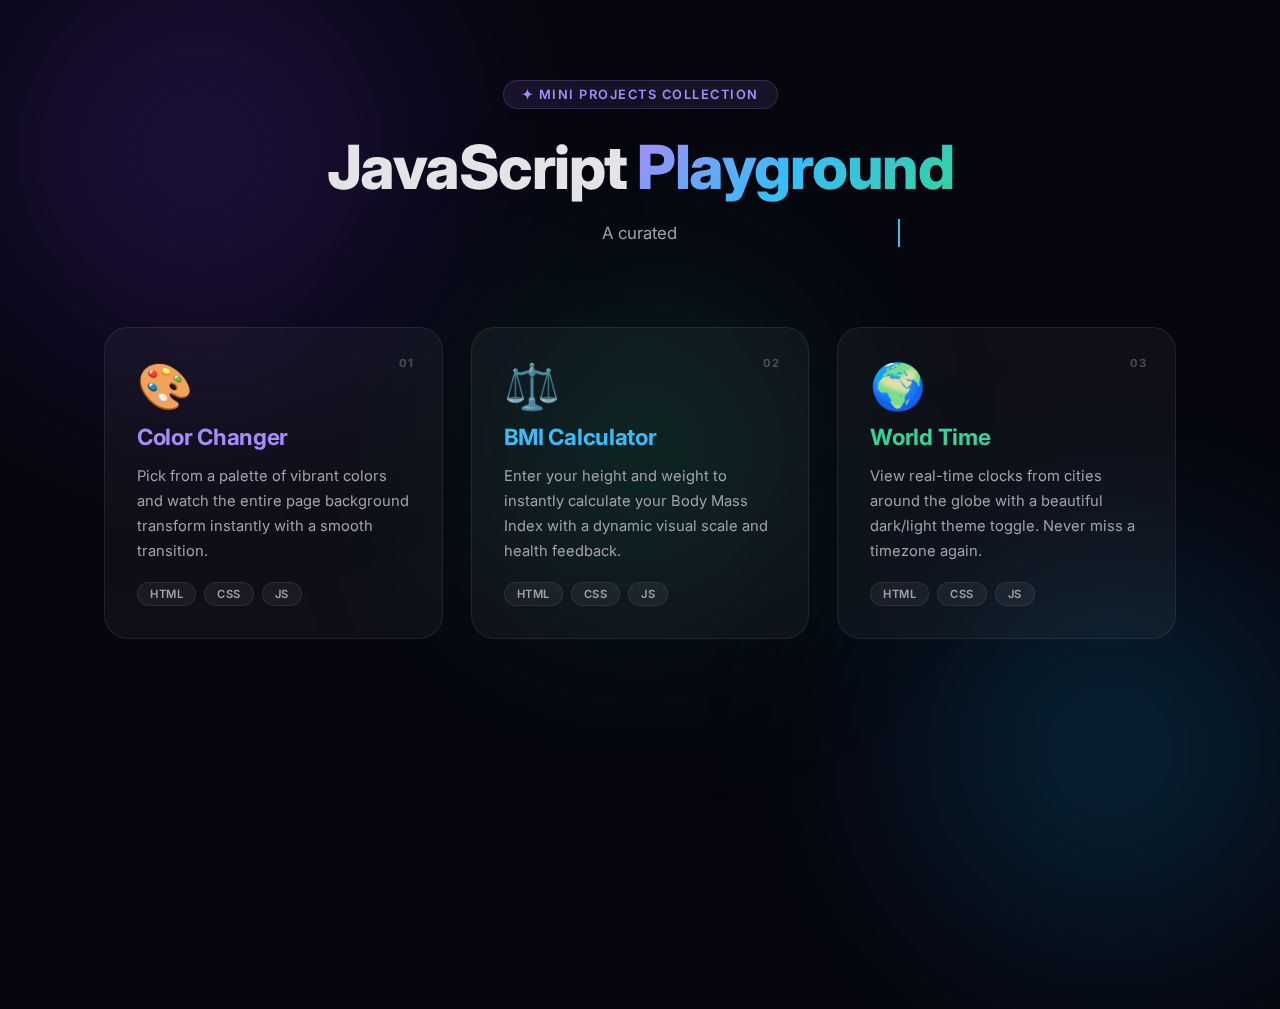
<file: index.html>
<!DOCTYPE html>
<html lang="en">
<head>
  <meta charset="UTF-8" />
  <meta name="viewport" content="width=device-width, initial-scale=1.0" />
  <title>JS Mini Projects</title>
  <link rel="stylesheet" href="style.css" />
  <link href="https://fonts.googleapis.com/css2?family=Inter:wght@400;500;600;700;800&display=swap" rel="stylesheet" />
</head>
<body>
  <!-- Animated gradient blobs -->
  <div class="blob blob-1"></div>
  <div class="blob blob-2"></div>
  <div class="blob blob-3"></div>

  <header>
    <p class="tag">✦ Mini Projects Collection</p>
    <h1>JavaScript <span class="gradient-text">Playground</span></h1>
    <p class="subtitle">A curated set of interactive mini-projects built with vanilla HTML, CSS & JavaScript. Click a card to explore.</p>
  </header>

  <main class="grid">
    <!-- Card 1 -->
    <a href="Project 1/index.html" class="card card-1">
      <div class="card-badge">01</div>
      <div class="card-icon">🎨</div>
      <h2>Color Changer</h2>
      <p>Pick from a palette of vibrant colors and watch the entire page background transform instantly with a smooth transition.</p>
      <div class="card-tags">
        <span>HTML</span><span>CSS</span><span>JS</span>
      </div>
      <div class="card-arrow">
        <svg width="24" height="24" fill="none" stroke="currentColor" stroke-width="2" stroke-linecap="round" stroke-linejoin="round"><path d="M5 12h14"/><path d="m12 5 7 7-7 7"/></svg>
      </div>
    </a>

    <!-- Card 2 -->
    <a href="Project 2/index.html" class="card card-2">
      <div class="card-badge">02</div>
      <div class="card-icon">⚖️</div>
      <h2>BMI Calculator</h2>
      <p>Enter your height and weight to instantly calculate your Body Mass Index with a dynamic visual scale and health feedback.</p>
      <div class="card-tags">
        <span>HTML</span><span>CSS</span><span>JS</span>
      </div>
      <div class="card-arrow">
        <svg width="24" height="24" fill="none" stroke="currentColor" stroke-width="2" stroke-linecap="round" stroke-linejoin="round"><path d="M5 12h14"/><path d="m12 5 7 7-7 7"/></svg>
      </div>
    </a>

    <!-- Card 3 -->
    <a href="Project 3/index.html" class="card card-3">
      <div class="card-badge">03</div>
      <div class="card-icon">🌍</div>
      <h2>World Time</h2>
      <p>View real-time clocks from cities around the globe with a beautiful dark/light theme toggle. Never miss a timezone again.</p>
      <div class="card-tags">
        <span>HTML</span><span>CSS</span><span>JS</span>
      </div>
      <div class="card-arrow">
        <svg width="24" height="24" fill="none" stroke="currentColor" stroke-width="2" stroke-linecap="round" stroke-linejoin="round"><path d="M5 12h14"/><path d="m12 5 7 7-7 7"/></svg>
      </div>
    </a>

    <!-- Card 4 -->
    <a href="Project 4/index.html" class="card card-4">
      <div class="card-badge">04</div>
      <div class="card-icon">🐙</div>
      <h2>GitHub Profile Viewer</h2>
      <p>Search any GitHub username and instantly view their profile, avatar, bio, repos, followers and more with a sleek UI.</p>
      <div class="card-tags">
        <span>HTML</span><span>CSS</span><span>JS</span><span>API</span>
      </div>
      <div class="card-arrow">
        <svg width="24" height="24" fill="none" stroke="currentColor" stroke-width="2" stroke-linecap="round" stroke-linejoin="round"><path d="M5 12h14"/><path d="m12 5 7 7-7 7"/></svg>
      </div>
    </a>
  </main>


  <script src="script.js"></script>
</body>
</html>
</file>
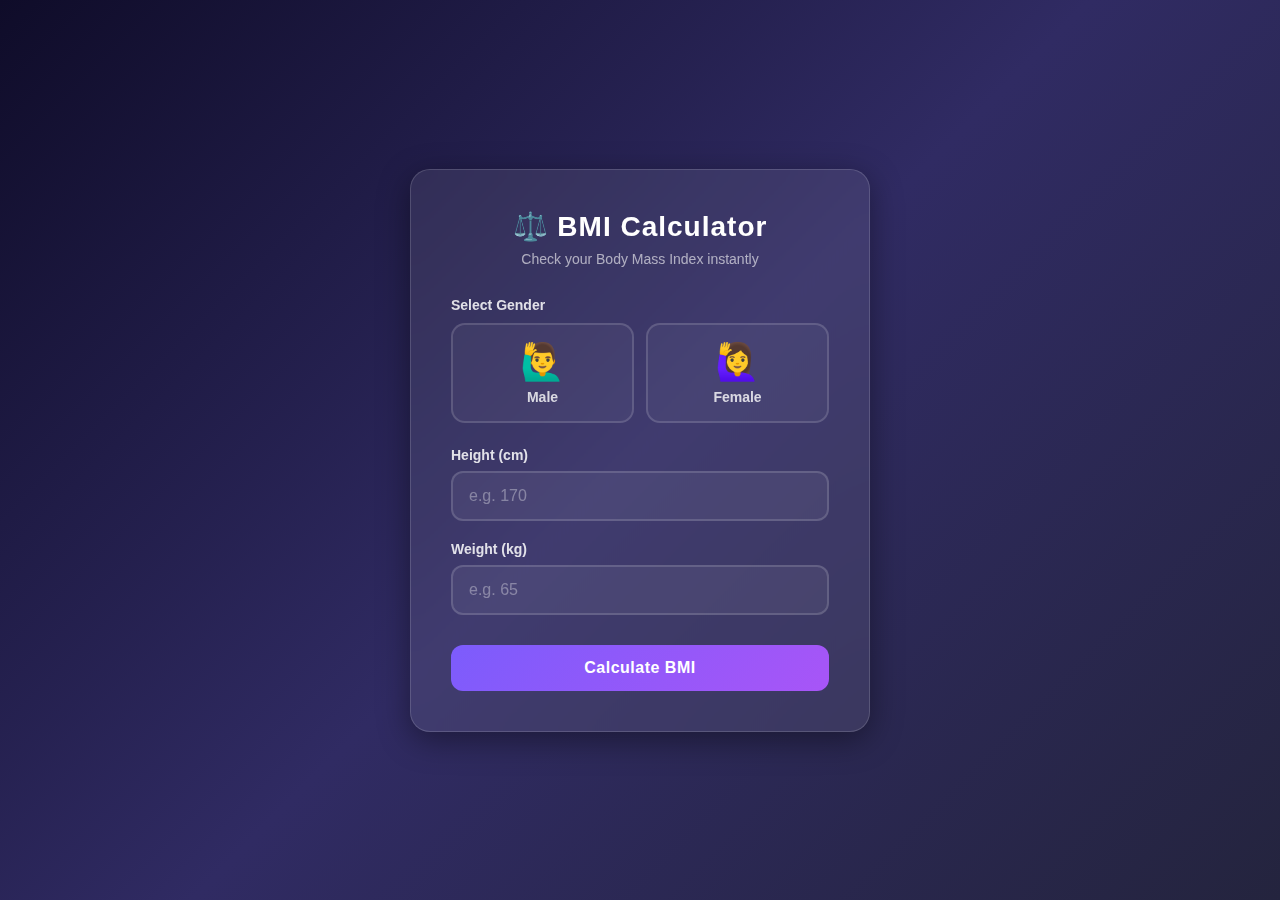
<file: Project 2/index.html>
<!DOCTYPE html>
<html lang="en">
<head>
    <meta charset="UTF-8">
    <meta name="viewport" content="width=device-width, initial-scale=1.0">
    <title>BMI Calculator</title>
    <link rel="stylesheet" href="style.css">
</head>
<body>
    <div class="container">
        <h1>⚖️ BMI Calculator</h1>
        <p class="subtitle">Check your Body Mass Index instantly</p>

        <!-- Gender Selection -->
        <div class="gender-section">
            <label>Select Gender</label>
            <div class="gender-options">
                <div class="gender-card" id="maleCard" onclick="selectGender('male')">
                    <input type="radio" name="gender" value="male" id="maleRadio">
                    <div class="gender-icon">🙋‍♂️</div>
                    <div class="gender-text">Male</div>
                </div>
                <div class="gender-card" id="femaleCard" onclick="selectGender('female')">
                    <input type="radio" name="gender" value="female" id="femaleRadio">
                    <div class="gender-icon">🙋‍♀️</div>
                    <div class="gender-text">Female</div>
                </div>
            </div>
        </div>

        <div class="input-group">
            <label for="height">Height (cm)</label>
            <input type="number" id="height" placeholder="e.g. 170" min="1">
        </div>

        <div class="input-group">
            <label for="weight">Weight (kg)</label>
            <input type="number" id="weight" placeholder="e.g. 65" min="1">
        </div>

        <button class="btn" id="calculateBtn">Calculate BMI</button>

        <div class="result-section" id="resultSection">
            <div class="bmi-value" id="bmiValue"></div>
            <div class="bmi-label">Your BMI</div>

            <!-- BMI Scale Bar -->
            <div class="bmi-scale" id="bmiScale">
                <div class="seg seg-under"></div>
                <div class="seg seg-normal"></div>
                <div class="seg seg-over"></div>
                <div class="seg seg-obese"></div>
                <div class="bmi-pointer" id="bmiPointer">▼</div>
            </div>
            <div class="scale-labels">
                <span>0</span><span>18.5</span><span>25</span><span>30</span><span>40</span>
            </div>

            <div class="bmi-category" id="bmiCategory"></div>
            <div class="feedback" id="feedback"></div>
        </div>
    </div>

    <script src="script.js"></script>
</body>
</html>
</file>
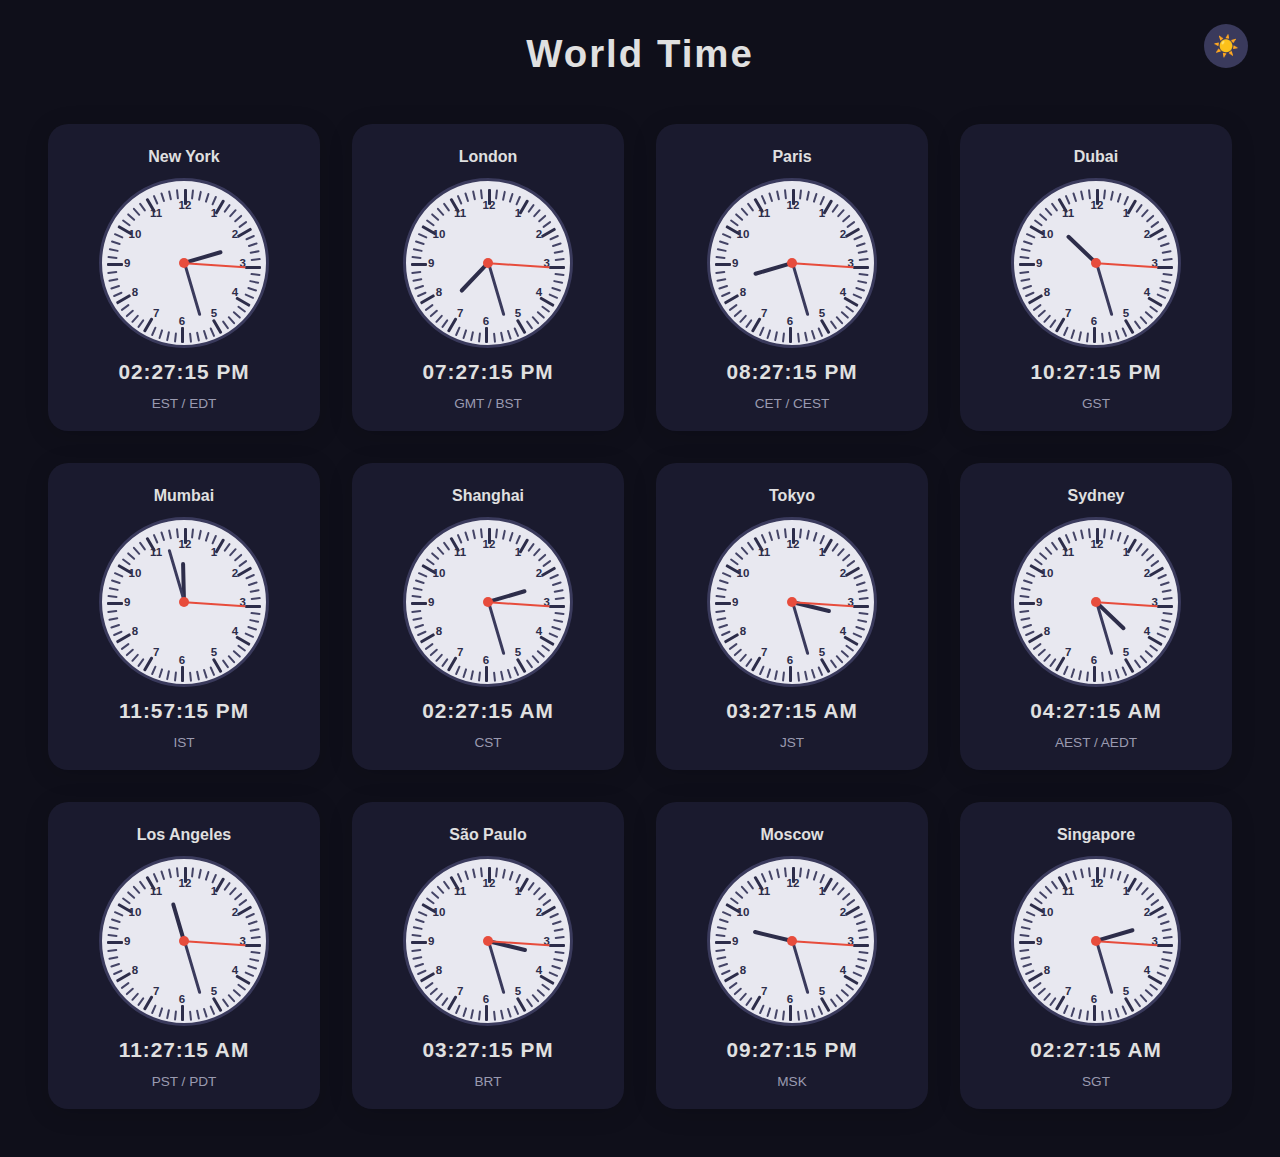
<file: Project 3/index.html>
<!DOCTYPE html>
<html lang="en">
<head>
  <meta charset="UTF-8" />
  <meta name="viewport" content="width=device-width, initial-scale=1.0" />
  <title>World Time</title>
  <link rel="stylesheet" href="style.css" />
</head>
<body class="dark">
  <header>
    <h1>World Time</h1>
    <button id="theme-toggle" aria-label="Toggle theme">☀️</button>
  </header>

  <main id="clocks-container"></main>

  <script src="index.js"></script>
</body>
</html>
</file>
<file: Project 2/style.css>
* {
    margin: 0;
    padding: 0;
    box-sizing: border-box;
}

body {
    font-family: 'Segoe UI', Tahoma, Geneva, Verdana, sans-serif;
    min-height: 100vh;
    display: flex;
    justify-content: center;
    align-items: center;
    background: linear-gradient(135deg, #0f0c29, #302b63, #24243e);
    color: #fff;
    padding: 20px;
}

.container {
    background: rgba(255, 255, 255, 0.08);
    backdrop-filter: blur(12px);
    border: 1px solid rgba(255, 255, 255, 0.15);
    border-radius: 20px;
    padding: 40px;
    width: 460px;
    box-shadow: 0 8px 32px rgba(0, 0, 0, 0.4);
}

h1 {
    text-align: center;
    margin-bottom: 8px;
    font-size: 28px;
    letter-spacing: 1px;
}

.subtitle {
    text-align: center;
    color: rgba(255, 255, 255, 0.6);
    margin-bottom: 30px;
    font-size: 14px;
}

/* ─── Gender Selection ─── */
.gender-section {
    margin-bottom: 24px;
}

.gender-section label {
    display: block;
    margin-bottom: 10px;
    font-size: 14px;
    font-weight: 600;
    color: rgba(255, 255, 255, 0.85);
}

.gender-options {
    display: flex;
    gap: 12px;
}

.gender-card {
    flex: 1;
    padding: 16px 10px;
    border: 2px solid rgba(255, 255, 255, 0.15);
    border-radius: 14px;
    background: rgba(255, 255, 255, 0.04);
    text-align: center;
    cursor: pointer;
    transition: all 0.3s;
    position: relative;
}

.gender-card:hover {
    border-color: rgba(255, 255, 255, 0.3);
    background: rgba(255, 255, 255, 0.08);
}

.gender-card.active-male {
    border-color: #60a5fa;
    background: rgba(59, 130, 246, 0.15);
    box-shadow: 0 0 20px rgba(59, 130, 246, 0.2);
}

.gender-card.active-female {
    border-color: #f472b6;
    background: rgba(244, 114, 182, 0.15);
    box-shadow: 0 0 20px rgba(244, 114, 182, 0.2);
}

.gender-card .gender-icon {
    font-size: 36px;
    margin-bottom: 6px;
}

.gender-card .gender-text {
    font-size: 14px;
    font-weight: 600;
    color: rgba(255, 255, 255, 0.8);
}

.gender-card input[type="radio"] {
    display: none;
}

/* ─── Input Fields ─── */
.input-group {
    margin-bottom: 20px;
}

.input-group label {
    display: block;
    margin-bottom: 8px;
    font-size: 14px;
    font-weight: 600;
    color: rgba(255, 255, 255, 0.85);
}

.input-group input {
    width: 100%;
    padding: 14px 16px;
    border: 2px solid rgba(255, 255, 255, 0.15);
    border-radius: 12px;
    background: rgba(255, 255, 255, 0.06);
    color: #fff;
    font-size: 16px;
    outline: none;
    transition: border-color 0.3s;
}

.input-group input::placeholder {
    color: rgba(255, 255, 255, 0.35);
}

.input-group input:focus {
    border-color: #7c5cfc;
}

/* ─── Button ─── */
.btn {
    width: 100%;
    padding: 14px;
    border: none;
    border-radius: 12px;
    background: linear-gradient(135deg, #7c5cfc, #a855f7);
    color: #fff;
    font-size: 16px;
    font-weight: 700;
    cursor: pointer;
    transition: transform 0.2s, box-shadow 0.2s;
    letter-spacing: 0.5px;
    margin-top: 10px;
}

.btn:hover {
    transform: translateY(-2px);
    box-shadow: 0 6px 20px rgba(124, 92, 252, 0.4);
}

.btn:active {
    transform: translateY(0);
}

/* ─── Result Section ─── */
.result-section {
    margin-top: 30px;
    display: none;
    text-align: center;
    animation: fadeIn 0.5s ease;
}

@keyframes fadeIn {
    from { opacity: 0; transform: translateY(10px); }
    to { opacity: 1; transform: translateY(0); }
}

.bmi-value {
    font-size: 52px;
    font-weight: 800;
    margin-bottom: 4px;
}

.bmi-label {
    font-size: 13px;
    color: rgba(255, 255, 255, 0.5);
    text-transform: uppercase;
    letter-spacing: 2px;
    margin-bottom: 16px;
}

.bmi-category {
    font-size: 22px;
    font-weight: 700;
    padding: 8px 20px;
    border-radius: 30px;
    display: inline-block;
    margin-bottom: 18px;
}

.bmi-category.underweight {
    background: rgba(59, 130, 246, 0.2);
    color: #60a5fa;
    border: 1px solid rgba(59, 130, 246, 0.3);
}

.bmi-category.normal {
    background: rgba(34, 197, 94, 0.2);
    color: #4ade80;
    border: 1px solid rgba(34, 197, 94, 0.3);
}

.bmi-category.overweight {
    background: rgba(251, 191, 36, 0.2);
    color: #fbbf24;
    border: 1px solid rgba(251, 191, 36, 0.3);
}

.bmi-category.obese {
    background: rgba(239, 68, 68, 0.2);
    color: #f87171;
    border: 1px solid rgba(239, 68, 68, 0.3);
}

.feedback {
    font-size: 15px;
    color: rgba(255, 255, 255, 0.75);
    line-height: 1.6;
    padding: 14px;
    background: rgba(255, 255, 255, 0.05);
    border-radius: 12px;
}

.feedback .emoji {
    font-size: 28px;
    display: block;
    margin-bottom: 6px;
}

/* ─── BMI Scale Bar ─── */
.bmi-scale {
    margin: 20px 0 10px 0;
    position: relative;
    height: 18px;
    border-radius: 10px;
    overflow: hidden;
    display: flex;
}

.bmi-scale .seg {
    height: 100%;
}

.bmi-scale .seg.seg-under { flex: 18.5; background: #60a5fa; }
.bmi-scale .seg.seg-normal { flex: 6.5; background: #4ade80; }
.bmi-scale .seg.seg-over { flex: 5; background: #fbbf24; }
.bmi-scale .seg.seg-obese { flex: 10; background: #f87171; }

.bmi-pointer {
    position: absolute;
    top: -8px;
    transform: translateX(-50%);
    font-size: 18px;
    filter: drop-shadow(0 1px 3px rgba(0, 0, 0, 0.5));
    transition: left 0.5s ease;
}

.scale-labels {
    display: flex;
    justify-content: space-between;
    font-size: 10px;
    color: rgba(255, 255, 255, 0.45);
    margin-bottom: 16px;
    padding: 0 2px;
}
</file>
<file: style.css>
/* ── Reset & Base ───────────────────────────── */
*,
*::before,
*::after {
  margin: 0;
  padding: 0;
  box-sizing: border-box;
}

:root {
  --bg: #06060e;
  --surface: rgba(255, 255, 255, 0.04);
  --border: rgba(255, 255, 255, 0.08);
  --text: #e4e4e7;
  --text-muted: #a1a1aa;
  --accent-1: #a78bfa;
  --accent-2: #38bdf8;
  --accent-3: #34d399;
  --radius: 24px;
}

html {
  scroll-behavior: smooth;
}

body {
  font-family: 'Inter', -apple-system, BlinkMacSystemFont, sans-serif;
  background: var(--bg);
  color: var(--text);
  min-height: 100vh;
  overflow-x: hidden;
  position: relative;
}

/* ── Animated Background Blobs ─────────────── */
.blob {
  position: fixed;
  border-radius: 50%;
  filter: blur(120px);
  opacity: 0.35;
  z-index: 0;
  pointer-events: none;
  animation: float 20s ease-in-out infinite alternate;
}

.blob-1 {
  width: 600px;
  height: 600px;
  background: radial-gradient(circle, #7c3aed, transparent 70%);
  top: -150px;
  left: -100px;
}

.blob-2 {
  width: 500px;
  height: 500px;
  background: radial-gradient(circle, #0ea5e9, transparent 70%);
  bottom: -100px;
  right: -80px;
  animation-delay: -7s;
}

.blob-3 {
  width: 400px;
  height: 400px;
  background: radial-gradient(circle, #10b981, transparent 70%);
  top: 50%;
  left: 50%;
  transform: translate(-50%, -50%);
  animation-delay: -14s;
}

@keyframes float {
  0%   { transform: translate(0, 0) scale(1); }
  33%  { transform: translate(40px, -30px) scale(1.05); }
  66%  { transform: translate(-20px, 20px) scale(0.95); }
  100% { transform: translate(10px, -10px) scale(1.02); }
}

/* ── Header ────────────────────────────────── */
header {
  position: relative;
  z-index: 1;
  text-align: center;
  padding: 80px 24px 20px;
  max-width: 700px;
  margin: 0 auto;
}

.tag {
  display: inline-block;
  font-size: 0.8rem;
  font-weight: 600;
  letter-spacing: 1.5px;
  text-transform: uppercase;
  color: var(--accent-1);
  background: rgba(167, 139, 250, 0.1);
  border: 1px solid rgba(167, 139, 250, 0.2);
  padding: 6px 18px;
  border-radius: 50px;
  margin-bottom: 24px;
}

header h1 {
  font-size: clamp(2.4rem, 6vw, 3.8rem);
  font-weight: 800;
  line-height: 1.15;
  letter-spacing: -1.5px;
  margin-bottom: 16px;
}

.gradient-text {
  background: linear-gradient(135deg, var(--accent-1), var(--accent-2), var(--accent-3));
  -webkit-background-clip: text;
  -webkit-text-fill-color: transparent;
  background-clip: text;
}

.subtitle {
  font-size: 1.05rem;
  color: var(--text-muted);
  line-height: 1.7;
  max-width: 520px;
  margin: 0 auto;
  border-right: 2px solid transparent;
}

/* ── Card Grid ─────────────────────────────── */
.grid {
  position: relative;
  z-index: 1;
  display: grid;
  grid-template-columns: repeat(auto-fit, minmax(320px, 1fr));
  gap: 28px;
  max-width: 1120px;
  margin: 60px auto 0;
  padding: 0 24px;
}

/* ── Card ──────────────────────────────────── */
.card {
  position: relative;
  display: flex;
  flex-direction: column;
  gap: 14px;
  padding: 36px 32px 32px;
  background: var(--surface);
  border: 1px solid var(--border);
  border-radius: var(--radius);
  text-decoration: none;
  color: inherit;
  transition: transform 0.4s cubic-bezier(.22,.68,0,1),
              box-shadow 0.4s cubic-bezier(.22,.68,0,1),
              border-color 0.3s ease;
  overflow: hidden;
  cursor: pointer;
  backdrop-filter: blur(16px);
  -webkit-backdrop-filter: blur(16px);
  opacity: 0;
  transform: translateY(30px);
}

.card::before {
  content: '';
  position: absolute;
  inset: 0;
  border-radius: var(--radius);
  opacity: 0;
  transition: opacity 0.4s ease;
  z-index: 0;
  pointer-events: none;
}

.card-1::before {
  background: linear-gradient(160deg, rgba(167, 139, 250, 0.08), transparent 60%);
}
.card-2::before {
  background: linear-gradient(160deg, rgba(56, 189, 248, 0.08), transparent 60%);
}
.card-3::before {
  background: linear-gradient(160deg, rgba(52, 211, 153, 0.08), transparent 60%);
}
.card-4::before {
  background: linear-gradient(160deg, rgba(251, 146, 60, 0.08), transparent 60%);
}

.card:hover::before {
  opacity: 1;
}

.card:hover {
  transform: translateY(-8px);
  border-color: rgba(255, 255, 255, 0.15);
  box-shadow: 0 20px 60px -15px rgba(0, 0, 0, 0.5);
}

.card.revealed {
  opacity: 1;
  transform: translateY(0);
  transition: opacity 0.6s ease, transform 0.6s ease;
}

/* Badge */
.card-badge {
  position: absolute;
  top: 28px;
  right: 28px;
  font-size: 0.7rem;
  font-weight: 700;
  letter-spacing: 1px;
  color: var(--text-muted);
  opacity: 0.4;
}

/* Icon */
.card-icon {
  font-size: 2.8rem;
  line-height: 1;
  position: relative;
  z-index: 1;
}

/* Title */
.card h2 {
  font-size: 1.4rem;
  font-weight: 700;
  letter-spacing: -0.3px;
  position: relative;
  z-index: 1;
}

.card-1 h2 { color: var(--accent-1); }
.card-2 h2 { color: var(--accent-2); }
.card-3 h2 { color: var(--accent-3); }
.card-4 h2 { color: #fb923c; }

/* Description */
.card p {
  font-size: 0.92rem;
  color: var(--text-muted);
  line-height: 1.7;
  position: relative;
  z-index: 1;
}

/* Tags */
.card-tags {
  display: flex;
  gap: 8px;
  margin-top: 4px;
  position: relative;
  z-index: 1;
}

.card-tags span {
  font-size: 0.7rem;
  font-weight: 600;
  letter-spacing: 0.5px;
  padding: 4px 12px;
  border-radius: 50px;
  background: rgba(255, 255, 255, 0.05);
  border: 1px solid rgba(255, 255, 255, 0.08);
  color: var(--text-muted);
}

/* Arrow */
.card-arrow {
  position: absolute;
  bottom: 28px;
  right: 28px;
  color: var(--text-muted);
  opacity: 0;
  transform: translateX(-8px);
  transition: opacity 0.3s ease, transform 0.3s ease;
  z-index: 1;
}

.card:hover .card-arrow {
  opacity: 1;
  transform: translateX(0);
}

.card-1:hover .card-arrow { color: var(--accent-1); }
.card-2:hover .card-arrow { color: var(--accent-2); }
.card-3:hover .card-arrow { color: var(--accent-3); }
.card-4:hover .card-arrow { color: #fb923c; }

/* ── Footer ────────────────────────────────── */
footer {
  position: relative;
  z-index: 1;
  text-align: center;
  padding: 60px 24px 40px;
  font-size: 0.85rem;
  color: var(--text-muted);
  opacity: 0.5;
}

/* ── Responsive ────────────────────────────── */
@media (max-width: 720px) {
  header {
    padding-top: 56px;
  }

  .grid {
    grid-template-columns: 1fr;
    margin-top: 40px;
  }

  .card {
    padding: 28px 24px 24px;
  }
}

/* ── Scroll Reveal ─────────────────────────── */
.card.revealed {
  opacity: 1;
  transform: translateY(0);
  transition: opacity 0.6s ease, transform 0.6s ease;
}

/* ── Ripple Effect ─────────────────────────── */
.ripple {
  position: absolute;
  border-radius: 50%;
  background: rgba(255, 255, 255, 0.12);
  transform: scale(0);
  animation: ripple-expand 0.6s ease-out forwards;
  pointer-events: none;
  z-index: 0;
}

@keyframes ripple-expand {
  to {
    transform: scale(2.5);
    opacity: 0;
  }
}

/* ── Scroll-to-Top Button ──────────────────── */
.scroll-top-btn {
  position: fixed;
  bottom: 32px;
  right: 32px;
  z-index: 100;
  width: 48px;
  height: 48px;
  border: 1px solid var(--border);
  border-radius: 50%;
  background: rgba(255, 255, 255, 0.06);
  backdrop-filter: blur(12px);
  -webkit-backdrop-filter: blur(12px);
  color: var(--text);
  cursor: pointer;
  display: flex;
  align-items: center;
  justify-content: center;
  opacity: 0;
  transform: translateY(20px);
  pointer-events: none;
  transition: opacity 0.3s ease, transform 0.3s ease,
              background 0.2s ease, border-color 0.2s ease;
}

.scroll-top-btn.visible {
  opacity: 1;
  transform: translateY(0);
  pointer-events: auto;
}

.scroll-top-btn:hover {
  background: rgba(167, 139, 250, 0.15);
  border-color: var(--accent-1);
  color: var(--accent-1);
}

/* ── Typing Cursor Blink ──────────────────── */
@keyframes blink-cursor {
  0%, 100% { border-color: var(--accent-2); }
  50% { border-color: transparent; }
}

.subtitle[style*="border-right: 2px solid"] {
  animation: blink-cursor 0.7s step-end infinite;
}
</file>
<file: Project 3/style.css>
/* ── Reset ── */
*,
*::before,
*::after {
  margin: 0;
  padding: 0;
  box-sizing: border-box;
}

/* ── CSS Variables ── */
body.dark {
  --bg: #0f0f1a;
  --card-bg: #1a1a2e;
  --dial-bg: #e8e8f0;
  --dial-border: #3a3a5c;
  --hand-hour: #2d2d4a;
  --hand-minute: #3a3a5c;
  --hand-second: #e74c3c;
  --text: #e0e0e0;
  --text-muted: #9a9ab0;
  --center-dot: #e74c3c;
  --tick: #444466;
  --header-bg: #12122080;
  --toggle-bg: #3a3a5c;
  --toggle-hover: #50507a;
}

body.light {
  --bg: #e8ecf1;
  --card-bg: #ffffff;
  --dial-bg: #ffffff;
  --dial-border: #c0c0d0;
  --hand-hour: #2c3e50;
  --hand-minute: #34495e;
  --hand-second: #e74c3c;
  --text: #1a1a2e;
  --text-muted: #5a5a7a;
  --center-dot: #e74c3c;
  --tick: #bbbbd0;
  --header-bg: #ffffff90;
  --toggle-bg: #c0c0d0;
  --toggle-hover: #a0a0b8;
}

/* ── Body ── */
body {
  font-family: 'Segoe UI', Tahoma, Geneva, Verdana, sans-serif;
  background: var(--bg);
  color: var(--text);
  min-height: 100vh;
  transition: background 0.4s ease, color 0.4s ease;
}

/* ── Header ── */
header {
  display: flex;
  justify-content: center;
  align-items: center;
  gap: 16px;
  padding: 32px 24px 16px;
  position: relative;
}

header h1 {
  font-size: 2.4rem;
  font-weight: 700;
  letter-spacing: 2px;
  text-align: center;
}

#theme-toggle {
  position: absolute;
  right: 32px;
  top: 50%;
  transform: translateY(-50%);
  background: var(--toggle-bg);
  border: none;
  border-radius: 50%;
  width: 44px;
  height: 44px;
  font-size: 1.3rem;
  cursor: pointer;
  transition: background 0.3s ease, transform 0.3s ease;
  display: flex;
  align-items: center;
  justify-content: center;
}

#theme-toggle:hover {
  background: var(--toggle-hover);
  transform: translateY(-50%) scale(1.1);
}

/* ── Clock Grid ── */
#clocks-container {
  display: grid;
  grid-template-columns: repeat(auto-fit, minmax(220px, 1fr));
  gap: 32px;
  padding: 32px 48px 48px;
  max-width: 1400px;
  margin: 0 auto;
}

/* ── Clock Card ── */
.clock-card {
  display: flex;
  flex-direction: column;
  align-items: center;
  gap: 12px;
  background: var(--card-bg);
  border-radius: 20px;
  padding: 24px 16px 20px;
  transition: background 0.4s ease, box-shadow 0.4s ease;
  box-shadow: 0 4px 24px rgba(0, 0, 0, 0.15);
}

.clock-card:hover {
  box-shadow: 0 8px 32px rgba(0, 0, 0, 0.25);
}

/* ── Analog Clock ── */
.clock-face {
  position: relative;
  width: 170px;
  height: 170px;
  border-radius: 50%;
  background: var(--dial-bg);
  border: 3px solid var(--dial-border);
  transition: background 0.4s ease, border-color 0.4s ease;
}

/* Tick marks */
.tick {
  position: absolute;
  top: 8px;
  left: 50%;
  width: 2px;
  height: 10px;
  background: var(--tick);
  transform-origin: 0 77px;
  border-radius: 1px;
}

.tick.major {
  width: 3px;
  height: 16px;
  background: var(--hand-hour);
  transform-origin: 0 77px;
}

/* Hour numbers */
.hour-number {
  position: absolute;
  font-size: 0.72rem;
  font-weight: 700;
  color: var(--hand-hour);
  transform: translate(-50%, -50%);
  line-height: 1;
  pointer-events: none;
}

/* Clock Hands */
.hand {
  position: absolute;
  bottom: 50%;
  left: 50%;
  transform-origin: bottom center;
  border-radius: 4px;
}

.hand-hour {
  width: 4px;
  height: 40px;
  background: var(--hand-hour);
  margin-left: -2px;
  z-index: 3;
}

.hand-minute {
  width: 3px;
  height: 55px;
  background: var(--hand-minute);
  margin-left: -1.5px;
  z-index: 4;
}

.hand-second {
  width: 1.5px;
  height: 62px;
  background: var(--hand-second);
  margin-left: -0.75px;
  z-index: 5;
}

.center-dot {
  position: absolute;
  width: 10px;
  height: 10px;
  background: var(--center-dot);
  border-radius: 50%;
  top: 50%;
  left: 50%;
  transform: translate(-50%, -50%);
  z-index: 6;
}

/* ── Digital Display ── */
.digital-time {
  font-size: 1.3rem;
  font-weight: 600;
  font-variant-numeric: tabular-nums;
  letter-spacing: 1px;
  color: var(--text);
}

.zone-label {
  font-size: 0.85rem;
  color: var(--text-muted);
  font-weight: 500;
  text-align: center;
}

.zone-city {
  font-size: 1rem;
  font-weight: 700;
  color: var(--text);
  text-align: center;
}

/* ── Responsive ── */
@media (max-width: 600px) {
  #clocks-container {
    padding: 20px 16px 32px;
    gap: 24px;
    grid-template-columns: repeat(auto-fit, minmax(160px, 1fr));
  }

  header h1 {
    font-size: 1.6rem;
  }

  .clock-face {
    width: 140px;
    height: 140px;
  }

  .tick {
    transform-origin: 0 62px;
  }

  .tick.major {
    transform-origin: 0 62px;
  }

  .hand-hour {
    height: 32px;
  }

  .hand-minute {
    height: 44px;
  }

  .hand-second {
    height: 50px;
  }
}
</file>
